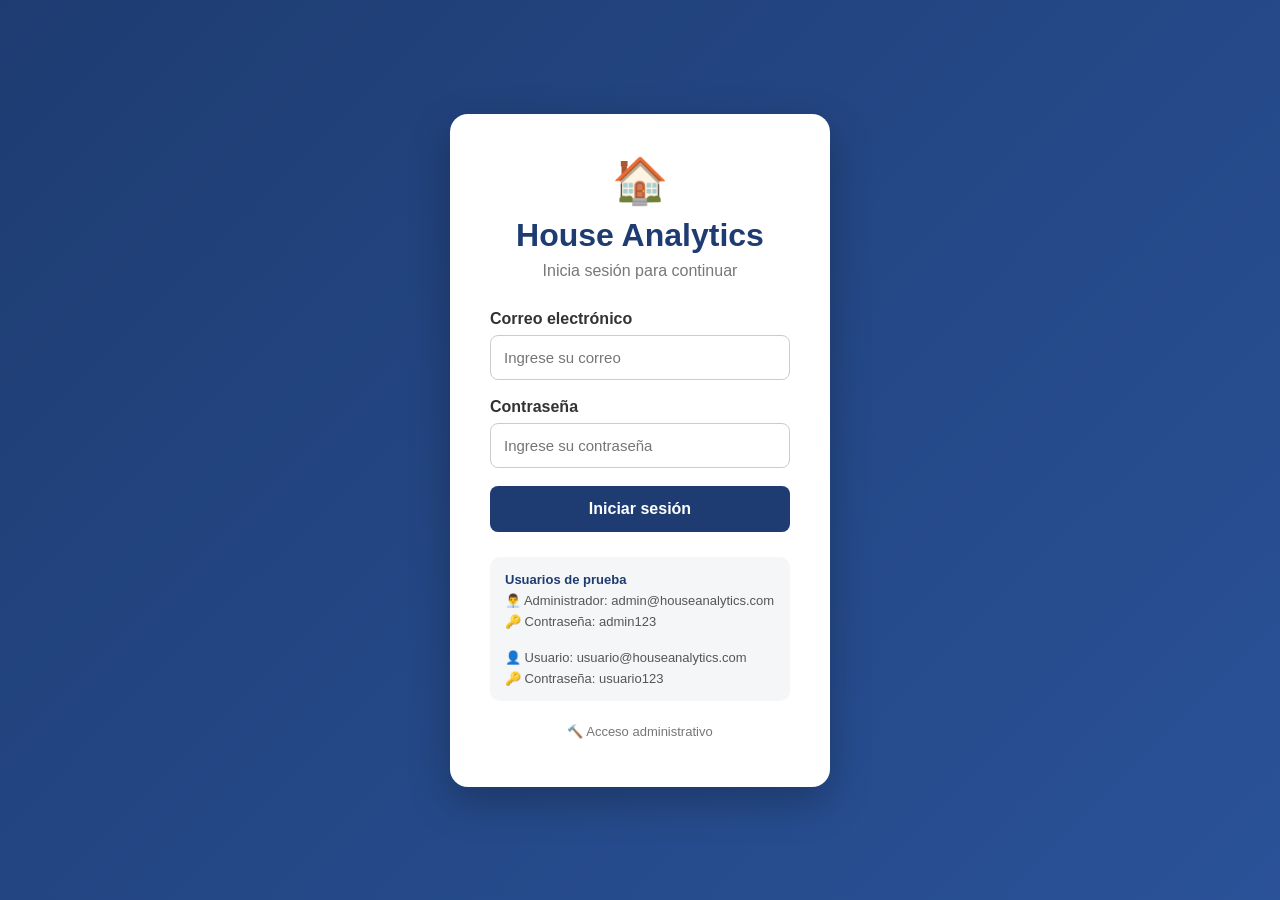
<file: frontend/index.html>
<!DOCTYPE html>
<html lang="es">

<head>
    <meta charset="UTF-8">
    <meta name="viewport" content="width=device-width, initial-scale=1.0">

    <title>House Analytics</title>

    <link rel="stylesheet" href="style.css">

    <style>
        /* ==============================
           USUARIO CONECTADO
           ============================== */

        .usuario-barra {
            max-width: 1200px;
            margin: 20px auto 0;
            padding: 14px 20px;
            background: white;
            border-radius: 12px;
            box-shadow: 0 3px 12px rgba(0, 0, 0, 0.08);

            display: flex;
            justify-content: space-between;
            align-items: center;
            gap: 15px;
        }

        .usuario-info {
            display: flex;
            align-items: center;
            gap: 12px;
        }

        .usuario-icono {
            font-size: 30px;
        }

        .usuario-texto strong {
            display: block;
            font-size: 16px;
        }

        .usuario-texto span {
            font-size: 13px;
            color: #666;
        }

        .rol-admin {
            color: #1e3c72 !important;
            font-weight: bold;
        }

        .rol-usuario {
            color: #555 !important;
        }

        .btn-cerrar-sesion {
            border: none;
            background: #e74c3c;
            color: white;
            padding: 10px 16px;
            border-radius: 8px;
            cursor: pointer;
            font-weight: bold;
        }

        .btn-cerrar-sesion:hover {
            background: #c0392b;
        }

        /* ==============================
           PANEL ADMINISTRADOR
           ============================== */

        .panel-admin {
            max-width: 1200px;
            margin: 20px auto;
            padding: 20px;
            background: #eef4ff;
            border-left: 5px solid #1e3c72;
            border-radius: 10px;
        }

        .panel-admin h2 {
            margin-bottom: 8px;
            color: #1e3c72;
        }

        .panel-admin p {
            margin: 0;
            color: #555;
        }

        @media (max-width: 700px) {

            .usuario-barra {
                margin-left: 15px;
                margin-right: 15px;
                flex-direction: column;
                align-items: stretch;
            }

            .btn-cerrar-sesion {
                width: 100%;
            }

            .panel-admin {
                margin-left: 15px;
                margin-right: 15px;
            }
        }
    </style>
</head>

<body>

    <!-- ==============================
         ENCABEZADO
         ============================== -->

    <header>

        <div class="header-contenido">

            <h1>🏠 House Analytics</h1>

            <p>
                Encuentra una vivienda según tus necesidades
            </p>

        </div>

    </header>


    <!-- ==============================
         USUARIO CONECTADO
         ============================== -->

    <div class="usuario-barra">

        <div class="usuario-info">

            <div
                class="usuario-icono"
                id="usuarioIcono"
            >
                👤
            </div>

            <div class="usuario-texto">

                <strong id="nombreUsuario">
                    Usuario
                </strong>

                <span id="rolUsuario">
                    Usuario
                </span>

            </div>

        </div>

        <button
            class="btn-cerrar-sesion"
            onclick="cerrarSesion()"
        >
            🚪 Cerrar sesión
        </button>

    </div>


    <!-- ==============================
         PANEL ADMINISTRADOR
         ============================== -->

    <section
        id="panelAdmin"
        class="panel-admin"
        style="display: none;"
    >

        <h2>
            👨‍💼 Panel de administrador
        </h2>

        <p>
            Has iniciado sesión como administrador.
            Puedes consultar el catálogo y supervisar la información
            disponible en House Analytics.
        </p>

    </section>


    <main>

        <!-- ==============================
             RESUMEN
             ============================== -->

        <section class="resumen">

            <div class="indicador">

                <span>🏠</span>

                <div>

                    <h3 id="totalViviendas">
                        0
                    </h3>

                    <p>
                        Viviendas
                    </p>

                </div>

            </div>


            <div class="indicador">

                <span>💰</span>

                <div>

                    <h3 id="precioPromedio">
                        $0
                    </h3>

                    <p>
                        Precio promedio
                    </p>

                </div>

            </div>


            <div class="indicador">

                <span>📐</span>

                <div>

                    <h3 id="areaPromedio">
                        0
                    </h3>

                    <p>
                        m² promedio
                    </p>

                </div>

            </div>


            <div class="indicador">

                <span>🛏️</span>

                <div>

                    <h3 id="habitacionesPromedio">
                        0
                    </h3>

                    <p>
                        Habitaciones promedio
                    </p>

                </div>

            </div>

        </section>


        <!-- ==============================
             FILTROS
             ============================== -->

        <section class="filtros">

            <h2>
                🔎 Buscar viviendas
            </h2>

            <div class="filtros-grid">

                <div>

                    <label>
                        Precio máximo
                    </label>

                    <input
                        type="number"
                        id="precio"
                        placeholder="Ej: 300000"
                    >

                </div>


                <div>

                    <label>
                        Metros cuadrados mínimos
                    </label>

                    <input
                        type="number"
                        id="metros"
                        placeholder="Ej: 1000"
                    >

                </div>


                <div>

                    <label>
                        Habitaciones
                    </label>

                    <input
                        type="number"
                        id="habitaciones"
                        placeholder="Ej: 3"
                    >

                </div>


                <div>

                    <label>
                        Baños
                    </label>

                    <input
                        type="number"
                        id="banos"
                        placeholder="Ej: 2"
                    >

                </div>

            </div>


            <div class="botones-filtros">

                <button
                    class="btn-principal"
                    onclick="buscarViviendas()"
                >
                    🔍 Buscar
                </button>

                <button
                    class="btn-secundario"
                    onclick="limpiarFiltros()"
                >
                    Limpiar filtros
                </button>

            </div>

        </section>


        <!-- ==============================
             VIVIENDAS
             ============================== -->

        <section>

            <div class="titulo-viviendas">

                <div>

                    <h2>
                        Viviendas disponibles
                    </h2>

                    <p id="cantidadResultados">
                        Mostrando viviendas
                    </p>

                </div>

            </div>


            <div
                id="viviendas"
                class="viviendas-grid"
            >

                <p>
                    Cargando viviendas...
                </p>

            </div>

        </section>

    </main>


    <!-- ==============================
         MODAL DE DETALLES
         ============================== -->

    <div
        id="modal"
        class="modal"
    >

        <div class="modal-contenido">

            <button
                class="cerrar"
                onclick="cerrarModal()"
            >
                ×
            </button>


            <div class="modal-icono">
                🏠
            </div>


            <h2 id="modalTitulo">
                Vivienda
            </h2>


            <div
                class="modal-precio"
                id="modalPrecio"
            >
                $0
            </div>


            <div class="modal-datos">

                <div>

                    <span>
                        📐
                    </span>

                    <strong id="modalMetros">
                        0
                    </strong>

                    <p>
                        Metros cuadrados
                    </p>

                </div>


                <div>

                    <span>
                        🛏️
                    </span>

                    <strong id="modalHabitaciones">
                        0
                    </strong>

                    <p>
                        Habitaciones
                    </p>

                </div>


                <div>

                    <span>
                        🚿
                    </span>

                    <strong id="modalBanos">
                        0
                    </strong>

                    <p>
                        Baños
                    </p>

                </div>

            </div>


            <button
                class="btn-principal modal-boton"
                onclick="cerrarModal()"
            >
                Cerrar
            </button>

        </div>

    </div>


    <script>

        // ==========================================
        // VERIFICAR USUARIO
        // ==========================================

        const usuarioGuardado =
            localStorage.getItem("usuario");


        if (!usuarioGuardado) {

            window.location.href = "login.html";

        }


        let usuarioActual;

        try {

            usuarioActual =
                JSON.parse(usuarioGuardado);

        } catch (error) {

            localStorage.removeItem("usuario");

            window.location.href = "login.html";

        }


        // ==========================================
        // MOSTRAR INFORMACIÓN DEL USUARIO
        // ==========================================

        function mostrarUsuario() {

            if (!usuarioActual) {
                return;
            }

            document.getElementById(
                "nombreUsuario"
            ).textContent =
                usuarioActual.nombre;


            const rolElemento =
                document.getElementById("rolUsuario");


            if (
                usuarioActual.rol ===
                "administrador"
            ) {

                rolElemento.textContent =
                    "👨‍💼 Administrador";

                rolElemento.className =
                    "rol-admin";


                document.getElementById(
                    "usuarioIcono"
                ).textContent =
                    "👨‍💼";


                document.getElementById(
                    "panelAdmin"
                ).style.display =
                    "block";

            } else {

                rolElemento.textContent =
                    "👤 Usuario";

                rolElemento.className =
                    "rol-usuario";


                document.getElementById(
                    "usuarioIcono"
                ).textContent =
                    "👤";

            }

        }


        // ==========================================
        // CERRAR SESIÓN
        // ==========================================

        function cerrarSesion() {

            localStorage.removeItem(
                "usuario"
            );

            window.location.href =
                "login.html";

        }


        // ==========================================
        // VARIABLES
        // ==========================================

        let todasLasViviendas = [];


        // ==========================================
        // CARGAR VIVIENDAS
        // ==========================================

        async function cargarViviendas() {

            try {

                const respuesta =
                    await fetch(
                        "https://house-analytics-2d9u.onrender.com/api/viviendas"
                    );


                if (!respuesta.ok) {

                    throw new Error(
                        "Error al obtener las viviendas"
                    );

                }


                todasLasViviendas =
                    await respuesta.json();


                actualizarResumen(
                    todasLasViviendas
                );


                mostrarViviendas(
                    todasLasViviendas
                );

            }

            catch (error) {

                document.getElementById(
                    "viviendas"
                ).innerHTML = `

                    <div class="error">

                        ❌ No se pudo conectar
                        con el servidor.

                    </div>

                `;

                console.error(error);

            }

        }


        // ==========================================
        // RESUMEN
        // ==========================================

        function actualizarResumen(
            viviendas
        ) {

            if (
                viviendas.length === 0
            ) {

                document.getElementById(
                    "totalViviendas"
                ).textContent = "0";


                document.getElementById(
                    "precioPromedio"
                ).textContent = "$0";


                document.getElementById(
                    "areaPromedio"
                ).textContent = "0";


                document.getElementById(
                    "habitacionesPromedio"
                ).textContent = "0";


                return;

            }


            const precioPromedio =
                viviendas.reduce(
                    (
                        total,
                        vivienda
                    ) =>
                        total +
                        vivienda.Precio,
                    0
                ) /
                viviendas.length;


            const areaPromedio =
                viviendas.reduce(
                    (
                        total,
                        vivienda
                    ) =>
                        total +
                        vivienda.MetrosCuadrados,
                    0
                ) /
                viviendas.length;


            const habitacionesPromedio =
                viviendas.reduce(
                    (
                        total,
                        vivienda
                    ) =>
                        total +
                        vivienda.Habitaciones,
                    0
                ) /
                viviendas.length;


            document.getElementById(
                "totalViviendas"
            ).textContent =
                viviendas.length;


            document.getElementById(
                "precioPromedio"
            ).textContent =
                "$" +
                Math.round(
                    precioPromedio
                ).toLocaleString();


            document.getElementById(
                "areaPromedio"
            ).textContent =
                Math.round(
                    areaPromedio
                ).toLocaleString();


            document.getElementById(
                "habitacionesPromedio"
            ).textContent =
                habitacionesPromedio.toFixed(1);

        }


        // ==========================================
        // MOSTRAR VIVIENDAS
        // ==========================================

        function mostrarViviendas(
            viviendas
        ) {

            const contenedor =
                document.getElementById(
                    "viviendas"
                );


            contenedor.innerHTML = "";


            document.getElementById(
                "cantidadResultados"
            ).textContent =
                `Mostrando ${viviendas.length} viviendas`;


            if (
                viviendas.length === 0
            ) {

                contenedor.innerHTML = `

                    <div class="sin-resultados">

                        <div>
                            🏠
                        </div>

                        <h3>
                            No encontramos viviendas
                        </h3>

                        <p>
                            Prueba modificando
                            los filtros.
                        </p>

                    </div>

                `;

                return;

            }


            viviendas.forEach(
                vivienda => {

                    const tarjeta =
                        document.createElement(
                            "div"
                        );


                    tarjeta.className =
                        "tarjeta";


                    tarjeta.innerHTML = `

                        <div class="imagen-casa">
                            🏠
                        </div>


                        <div class="tarjeta-contenido">

                            <span class="etiqueta">
                                Vivienda #${vivienda.ID}
                            </span>


                            <h3>
                                Propiedad residencial
                            </h3>


                            <p class="precio">
                                $${vivienda.Precio.toLocaleString()}
                            </p>


                            <div class="datos">

                                <span>
                                    📐
                                    ${vivienda.MetrosCuadrados.toLocaleString()}
                                    m²
                                </span>


                                <span>
                                    🛏️
                                    ${vivienda.Habitaciones}
                                    habitaciones
                                </span>


                                <span>
                                    🚿
                                    ${vivienda.Baños}
                                    baños
                                </span>

                            </div>


                            <button
                                class="btn-principal boton-detalles"
                                onclick="verVivienda(${vivienda.ID})"
                            >
                                Ver detalles
                            </button>

                        </div>

                    `;


                    contenedor.appendChild(
                        tarjeta
                    );

                }
            );

        }


        // ==========================================
        // FILTROS
        // ==========================================

        function buscarViviendas() {

            const precio =
                Number(
                    document.getElementById(
                        "precio"
                    ).value
                );


            const metros =
                Number(
                    document.getElementById(
                        "metros"
                    ).value
                );


            const habitaciones =
                Number(
                    document.getElementById(
                        "habitaciones"
                    ).value
                );


            const banos =
                Number(
                    document.getElementById(
                        "banos"
                    ).value
                );


            const resultados =
                todasLasViviendas.filter(
                    vivienda => {

                        return (

                            (
                                !precio ||
                                vivienda.Precio <= precio
                            )

                            &&

                            (
                                !metros ||
                                vivienda.MetrosCuadrados >= metros
                            )

                            &&

                            (
                                !habitaciones ||
                                vivienda.Habitaciones == habitaciones
                            )

                            &&

                            (
                                !banos ||
                                vivienda.Baños == banos
                            )

                        );

                    }
                );


            mostrarViviendas(
                resultados
            );

        }


        // ==========================================
        // LIMPIAR FILTROS
        // ==========================================

        function limpiarFiltros() {

            document.getElementById(
                "precio"
            ).value = "";


            document.getElementById(
                "metros"
            ).value = "";


            document.getElementById(
                "habitaciones"
            ).value = "";


            document.getElementById(
                "banos"
            ).value = "";


            mostrarViviendas(
                todasLasViviendas
            );

        }


        // ==========================================
        // VER DETALLES
        // ==========================================

        function verVivienda(id) {

            const vivienda =
                todasLasViviendas.find(
                    v => v.ID === id
                );


            if (!vivienda) {
                return;
            }


            document.getElementById(
                "modalTitulo"
            ).textContent =
                `Vivienda #${vivienda.ID}`;


            document.getElementById(
                "modalPrecio"
            ).textContent =
                "$" +
                vivienda.Precio.toLocaleString();


            document.getElementById(
                "modalMetros"
            ).textContent =
                vivienda.MetrosCuadrados
                    .toLocaleString();


            document.getElementById(
                "modalHabitaciones"
            ).textContent =
                vivienda.Habitaciones;


            document.getElementById(
                "modalBanos"
            ).textContent =
                vivienda.Baños;


            document.getElementById(
                "modal"
            ).classList.add(
                "mostrar"
            );

        }


        // ==========================================
        // CERRAR MODAL
        // ==========================================

        function cerrarModal() {

            document.getElementById(
                "modal"
            ).classList.remove(
                "mostrar"
            );

        }


        // ==========================================
        // CERRAR MODAL HACIENDO CLIC AFUERA
        // ==========================================

        window.onclick =
            function(event) {

                const modal =
                    document.getElementById(
                        "modal"
                    );


                if (
                    event.target === modal
                ) {

                    cerrarModal();

                }

            };


        // ==========================================
        // INICIAR
        // ==========================================

        mostrarUsuario();

        cargarViviendas();

    </script>

</body>

</html>
</file>
<file: frontend/style.css>
* {
    margin: 0;
    padding: 0;
    box-sizing: border-box;
}

body {
    font-family: Arial, sans-serif;
    background: #f4f6f8;
    color: #222;
}


/* =========================
   HEADER
========================= */

header {
    background: #173f5f;
    color: white;
    padding: 35px 20px;
    text-align: center;
}

.header-contenido h1 {
    font-size: 38px;
    margin-bottom: 8px;
}

.header-contenido p {
    font-size: 17px;
}


/* =========================
   CONTENIDO
========================= */

main {
    width: 90%;
    max-width: 1200px;
    margin: 30px auto;
}

h2 {
    margin-bottom: 20px;
}


/* =========================
   RESUMEN
========================= */

.resumen {
    display: grid;
    grid-template-columns: repeat(4, 1fr);
    gap: 18px;
    margin-bottom: 30px;
}

.indicador {
    background: white;
    padding: 20px;
    border-radius: 12px;
    display: flex;
    align-items: center;
    gap: 15px;
    box-shadow: 0 3px 10px rgba(0, 0, 0, 0.07);
}

.indicador > span {
    font-size: 35px;
}

.indicador h3 {
    font-size: 23px;
    margin-bottom: 4px;
}

.indicador p {
    color: #777;
    font-size: 14px;
}


/* =========================
   FILTROS
========================= */

.filtros {
    background: white;
    padding: 25px;
    border-radius: 12px;
    margin-bottom: 35px;
    box-shadow: 0 3px 10px rgba(0, 0, 0, 0.07);
}

.filtros-grid {
    display: grid;
    grid-template-columns: repeat(4, 1fr);
    gap: 15px;
}

label {
    display: block;
    margin-bottom: 7px;
    font-weight: bold;
}

input {
    width: 100%;
    padding: 11px;
    border: 1px solid #ccc;
    border-radius: 7px;
    font-size: 14px;
}

input:focus {
    outline: none;
    border-color: #173f5f;
}

.botones-filtros {
    display: flex;
    gap: 10px;
}


/* =========================
   BOTONES
========================= */

button {
    border: none;
    border-radius: 7px;
    cursor: pointer;
    font-size: 14px;
}

.btn-principal {
    background: #173f5f;
    color: white;
    padding: 12px 20px;
}

.btn-principal:hover {
    background: #286090;
}

.btn-secundario {
    background: #e9ecef;
    color: #333;
    padding: 12px 20px;
}

.btn-secundario:hover {
    background: #d9dde1;
}


/* =========================
   VIVIENDAS
========================= */

.titulo-viviendas {
    margin-bottom: 20px;
}

.titulo-viviendas p {
    color: #777;
}

.viviendas-grid {
    display: grid;
    grid-template-columns: repeat(3, 1fr);
    gap: 20px;
}


/* =========================
   TARJETA
========================= */

.tarjeta {
    background: white;
    border-radius: 14px;
    overflow: hidden;
    box-shadow: 0 3px 12px rgba(0, 0, 0, 0.08);
    transition: transform 0.2s, box-shadow 0.2s;
}

.tarjeta:hover {
    transform: translateY(-4px);
    box-shadow: 0 8px 20px rgba(0, 0, 0, 0.12);
}

.imagen-casa {
    height: 140px;
    background: #eaf1f6;
    display: flex;
    align-items: center;
    justify-content: center;
    font-size: 70px;
}

.tarjeta-contenido {
    padding: 20px;
}

.etiqueta {
    color: #777;
    font-size: 13px;
}

.tarjeta h3 {
    margin: 7px 0 10px;
}

.precio {
    font-size: 24px;
    font-weight: bold;
    margin-bottom: 15px;
}

.datos {
    display: flex;
    flex-direction: column;
    gap: 9px;
    color: #555;
}

.boton-detalles {
    width: 100%;
    margin-top: 18px;
}


/* =========================
   MODAL
========================= */

.modal {
    display: none;
    position: fixed;
    z-index: 1000;
    left: 0;
    top: 0;
    width: 100%;
    height: 100%;
    background: rgba(0, 0, 0, 0.55);
    align-items: center;
    justify-content: center;
}

.modal.mostrar {
    display: flex;
}

.modal-contenido {
    background: white;
    width: 90%;
    max-width: 500px;
    border-radius: 15px;
    padding: 30px;
    text-align: center;
    position: relative;
    animation: aparecer 0.2s ease;
}

@keyframes aparecer {
    from {
        transform: scale(0.9);
        opacity: 0;
    }

    to {
        transform: scale(1);
        opacity: 1;
    }
}

.cerrar {
    position: absolute;
    top: 12px;
    right: 15px;
    background: transparent;
    font-size: 30px;
    color: #777;
}

.modal-icono {
    font-size: 70px;
    margin-bottom: 10px;
}

.modal-precio {
    font-size: 30px;
    font-weight: bold;
    margin: 15px 0 25px;
}

.modal-datos {
    display: grid;
    grid-template-columns: repeat(3, 1fr);
    gap: 10px;
}

.modal-datos div {
    background: #f4f6f8;
    padding: 15px 5px;
    border-radius: 10px;
}

.modal-datos span {
    display: block;
    font-size: 25px;
    margin-bottom: 5px;
}

.modal-datos strong {
    font-size: 20px;
}

.modal-datos p {
    color: #777;
    font-size: 12px;
    margin-top: 5px;
}

.modal-boton {
    width: 100%;
    margin-top: 25px;
}


/* =========================
   MENSAJES
========================= */

.sin-resultados,
.error {
    background: white;
    padding: 40px;
    text-align: center;
    border-radius: 12px;
    grid-column: 1 / -1;
}

.sin-resultados div {
    font-size: 60px;
    margin-bottom: 15px;
}

.sin-resultados p {
    color: #777;
    margin-top: 8px;
}


/* =========================
   RESPONSIVE
========================= */

@media (max-width: 900px) {

    .resumen {
        grid-template-columns: repeat(2, 1fr);
    }

    .filtros-grid {
        grid-template-columns: repeat(2, 1fr);
    }

    .viviendas-grid {
        grid-template-columns: repeat(2, 1fr);
    }

}


@media (max-width: 600px) {

    .resumen {
        grid-template-columns: 1fr;
    }

    .filtros-grid {
        grid-template-columns: 1fr;
    }

    .viviendas-grid {
        grid-template-columns: 1fr;
    }

    .botones-filtros {
        flex-direction: column;
    }

    .modal-datos {
        grid-template-columns: 1fr;
    }

}
</file>
